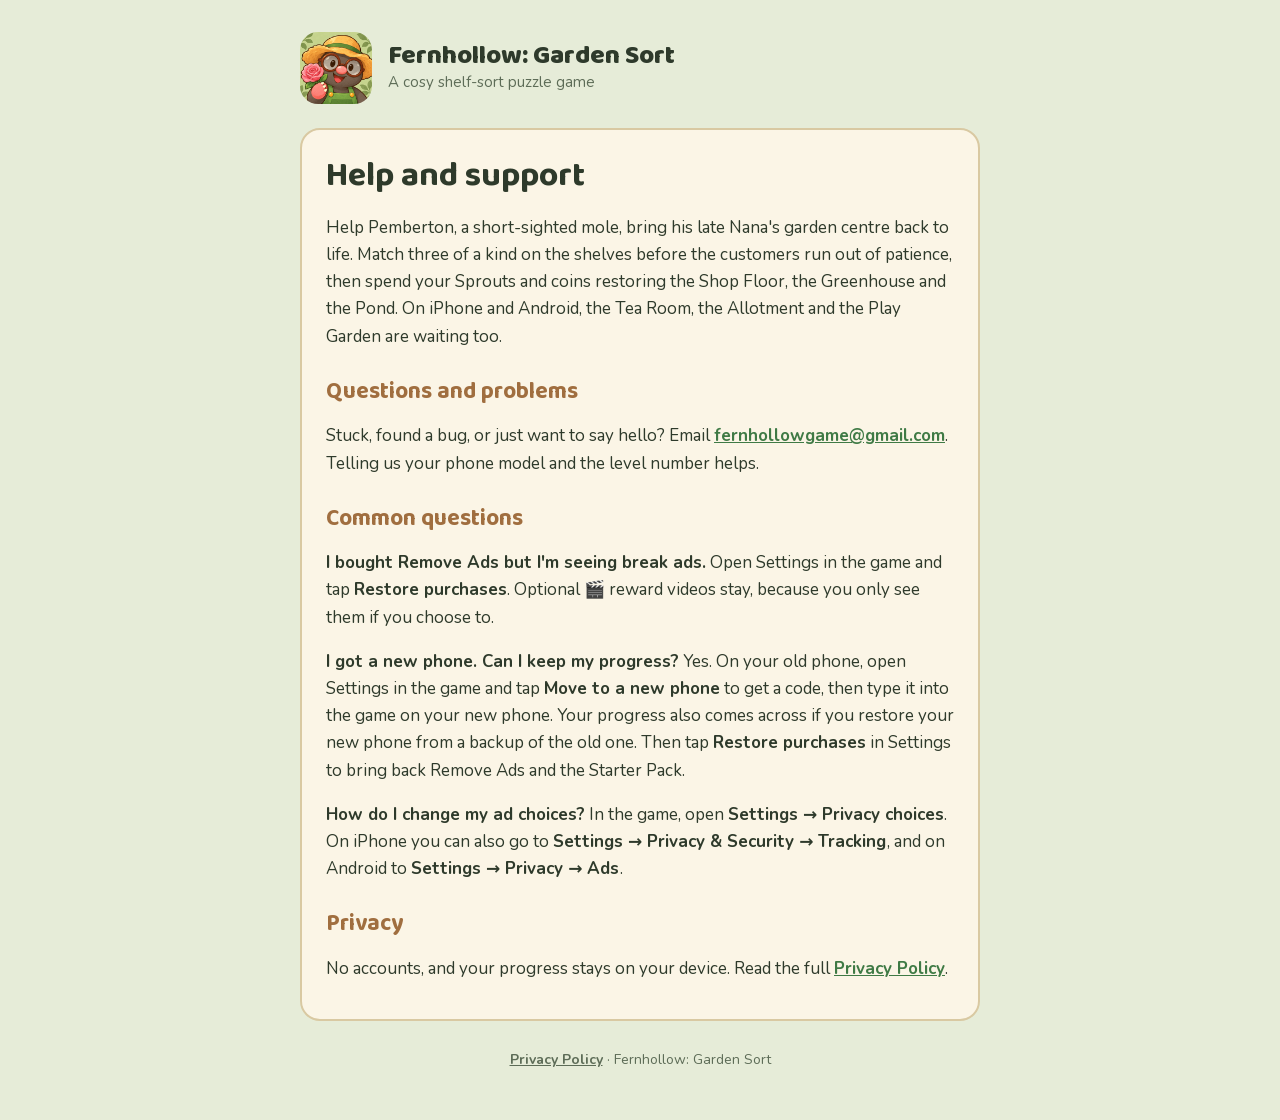
<file: index.html>
<!doctype html>
<html lang="en-GB">
<head>
  <meta charset="utf-8">
  <meta name="viewport" content="width=device-width, initial-scale=1, viewport-fit=cover">
  <title>Fernhollow: Garden Sort · Help</title>
  <meta name="description" content="Help and support for Fernhollow: Garden Sort, a cosy shelf-sort puzzle game.">
  <link rel="icon" href="icon.png">
  <link rel="stylesheet" href="style.css">
</head>
<body>
<main>
  <header>
    <img src="icon.png" alt="">
    <div><div class="name">Fernhollow: Garden Sort</div><div class="tag">A cosy shelf-sort puzzle game</div></div>
  </header>

  <div class="card">
    <h1>Help and support</h1>
    <p>Help Pemberton, a short-sighted mole, bring his late Nana's garden centre back to life. Match three of a kind on the shelves before the customers run out of patience, then spend your Sprouts and coins restoring the Shop Floor, the Greenhouse and the Pond. On iPhone and Android, the Tea Room, the Allotment and the Play Garden are waiting too.</p>

    <h2>Questions and problems</h2>
    <p>Stuck, found a bug, or just want to say hello? Email <a href="mailto:fernhollowgame@gmail.com">fernhollowgame@gmail.com</a>. Telling us your phone model and the level number helps.</p>

    <h2>Common questions</h2>
    <p><strong>I bought Remove Ads but I'm seeing break ads.</strong> Open Settings in the game and tap <strong>Restore purchases</strong>. Optional 🎬 reward videos stay, because you only see them if you choose to.</p>
    <p><strong>I got a new phone. Can I keep my progress?</strong> Yes. On your old phone, open Settings in the game and tap <strong>Move to a new phone</strong> to get a code, then type it into the game on your new phone. Your progress also comes across if you restore your new phone from a backup of the old one. Then tap <strong>Restore purchases</strong> in Settings to bring back Remove Ads and the Starter Pack.</p>
    <p><strong>How do I change my ad choices?</strong> In the game, open <strong>Settings → Privacy choices</strong>. On iPhone you can also go to <strong>Settings → Privacy &amp; Security → Tracking</strong>, and on Android to <strong>Settings → Privacy → Ads</strong>.</p>

    <h2>Privacy</h2>
    <p>No accounts, and your progress stays on your device. Read the full <a href="privacy.html">Privacy Policy</a>.</p>
  </div>

  <footer><a href="privacy.html">Privacy Policy</a> · Fernhollow: Garden Sort</footer>
</main>
</body>
</html>
</file>
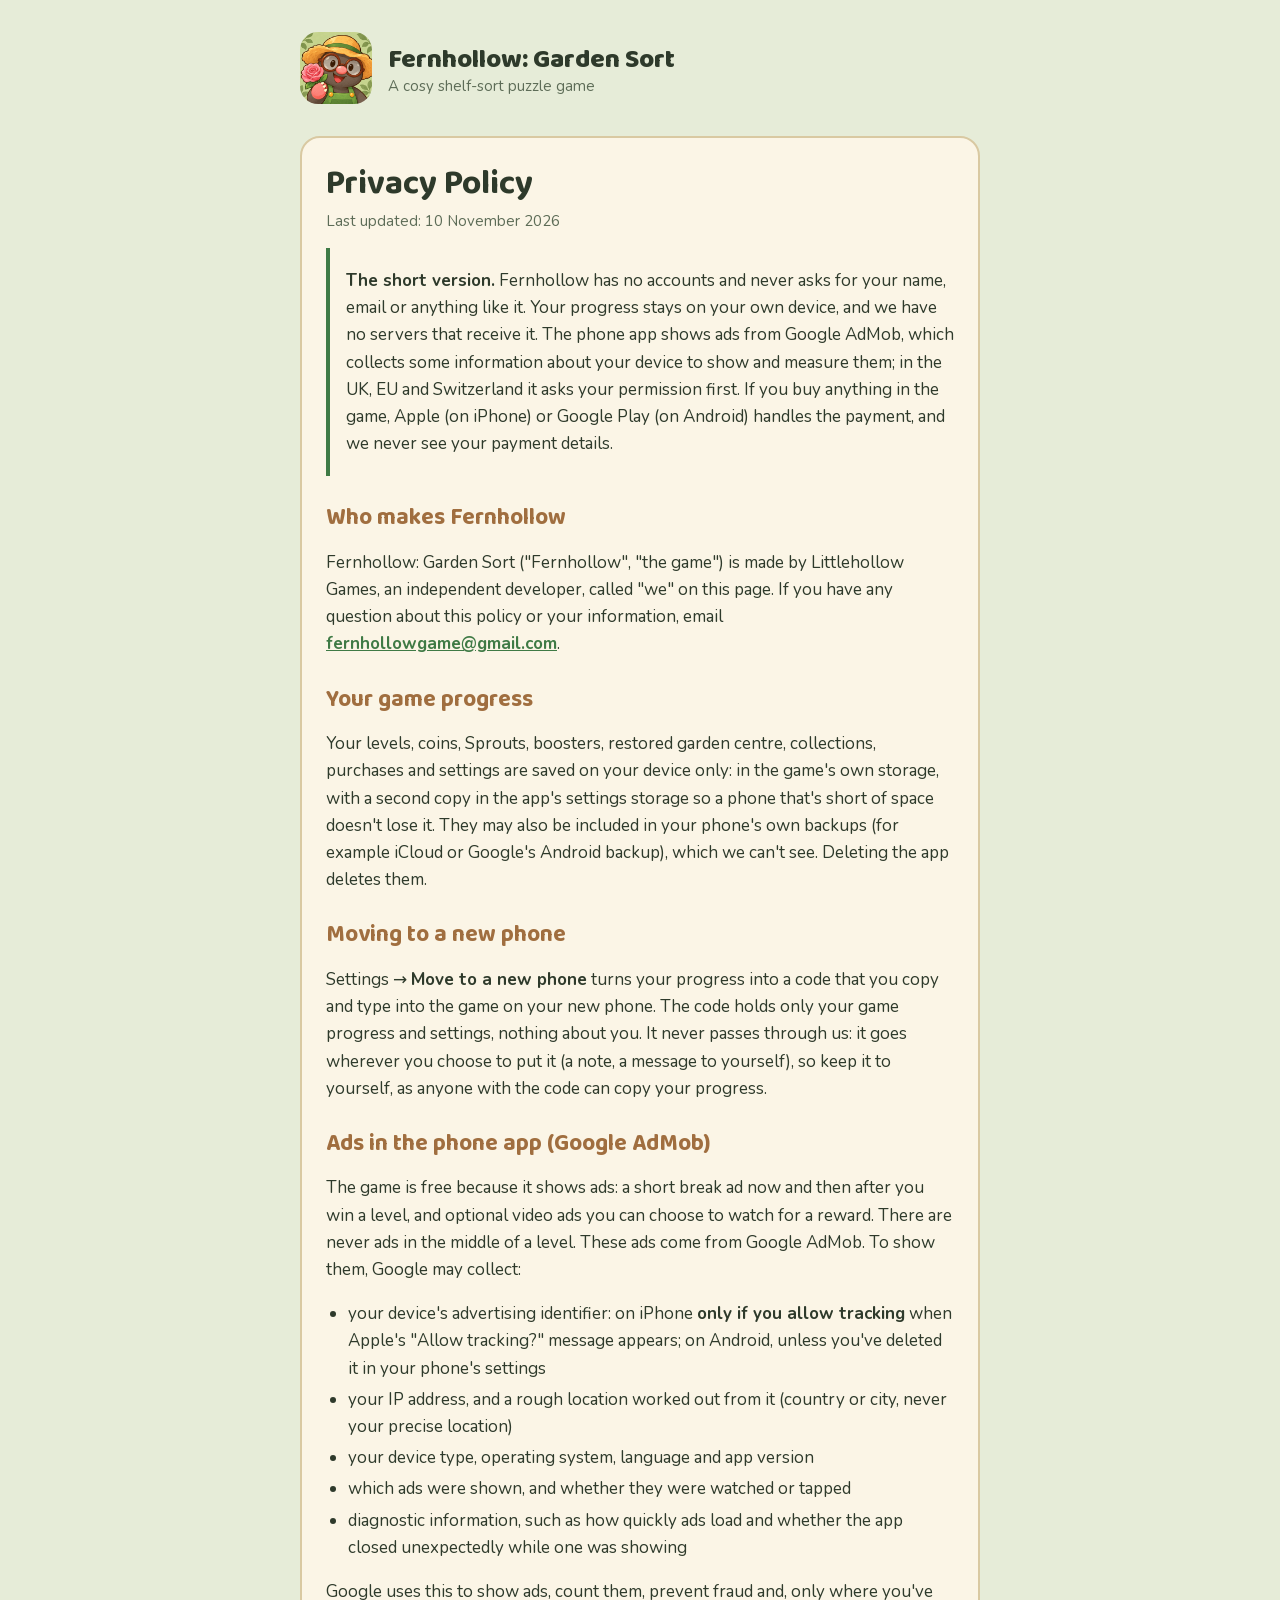
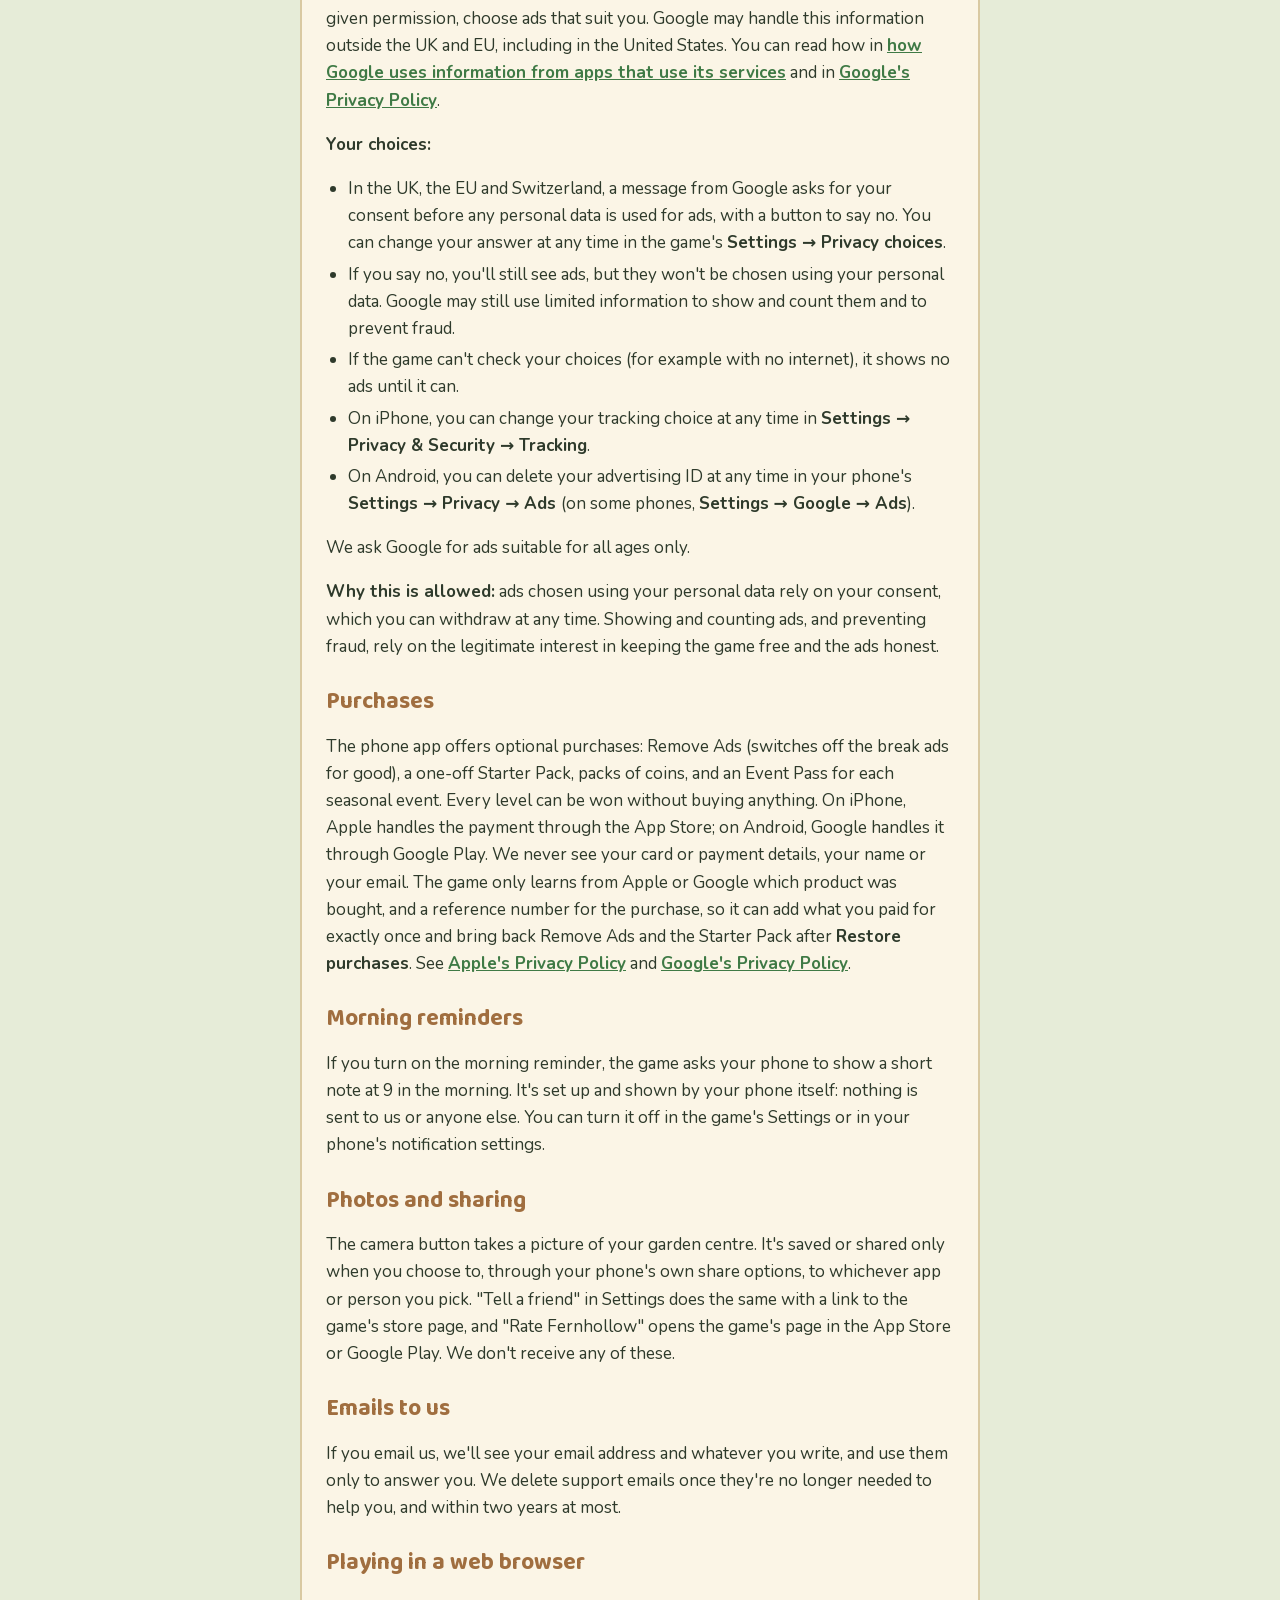
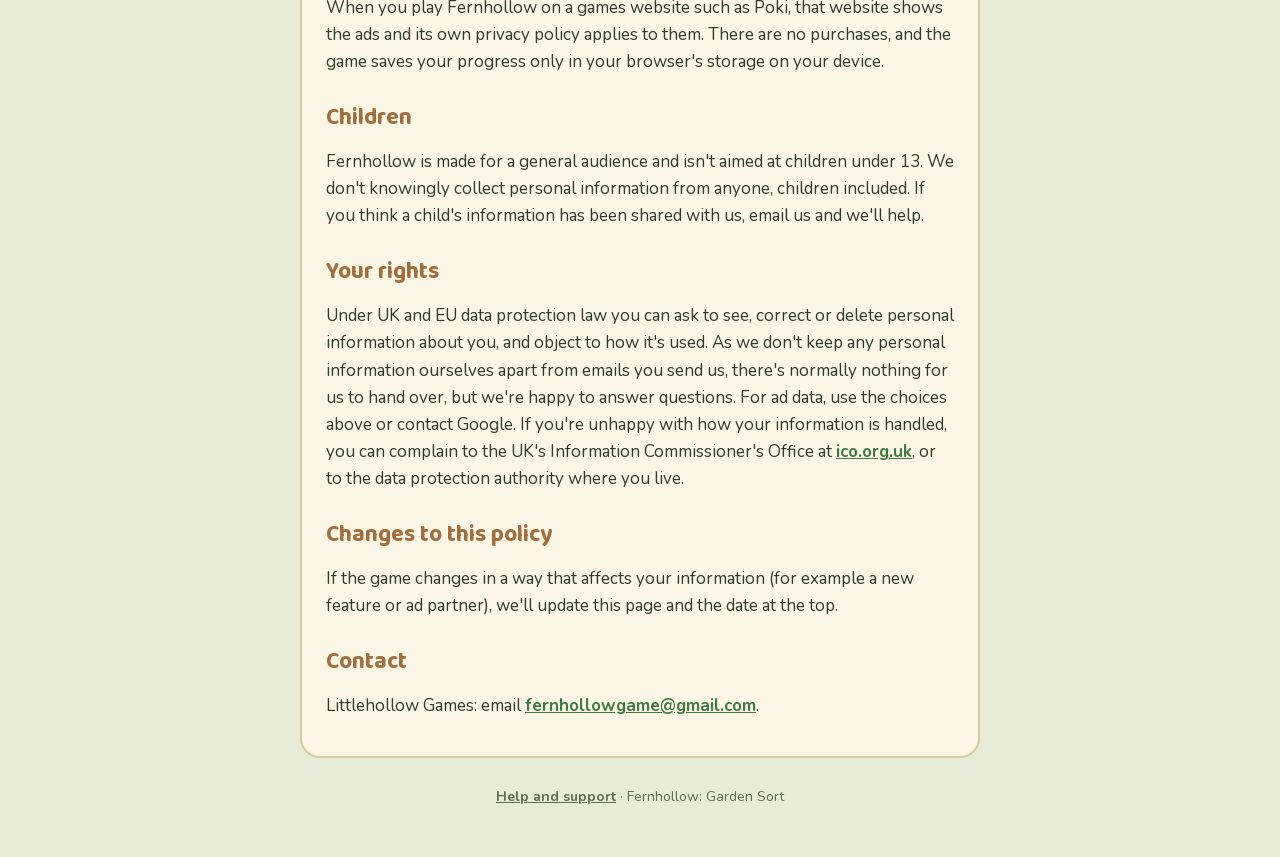
<file: privacy.html>
<!doctype html>
<html lang="en-GB">
<head>
  <meta charset="utf-8">
  <meta name="viewport" content="width=device-width, initial-scale=1, viewport-fit=cover">
  <title>Privacy Policy · Fernhollow: Garden Sort</title>
  <meta name="description" content="How Fernhollow: Garden Sort handles your information.">
  <link rel="icon" href="icon.png">
  <link rel="stylesheet" href="style.css">
</head>
<body>
<main>
  <header>
    <a href="./"><img src="icon.png" alt=""></a>
    <div><a href="./"><div class="name">Fernhollow: Garden Sort</div></a><div class="tag">A cosy shelf-sort puzzle game</div></div>
  </header>

  <div class="card">
    <h1>Privacy Policy</h1>
    <p class="updated">Last updated: 10 November 2026</p>

    <div class="short">
      <p><strong>The short version.</strong> Fernhollow has no accounts and never asks for your name, email or anything like it. Your progress stays on your own device, and we have no servers that receive it. The phone app shows ads from Google AdMob, which collects some information about your device to show and measure them; in the UK, EU and Switzerland it asks your permission first. If you buy anything in the game, Apple (on iPhone) or Google Play (on Android) handles the payment, and we never see your payment details.</p>
    </div>

    <h2>Who makes Fernhollow</h2>
    <p>Fernhollow: Garden Sort ("Fernhollow", "the game") is made by Littlehollow Games, an independent developer, called "we" on this page. If you have any question about this policy or your information, email <a href="mailto:fernhollowgame@gmail.com">fernhollowgame@gmail.com</a>.</p>

    <h2>Your game progress</h2>
    <p>Your levels, coins, Sprouts, boosters, restored garden centre, collections, purchases and settings are saved on your device only: in the game's own storage, with a second copy in the app's settings storage so a phone that's short of space doesn't lose it. They may also be included in your phone's own backups (for example iCloud or Google's Android backup), which we can't see. Deleting the app deletes them.</p>

    <h2>Moving to a new phone</h2>
    <p>Settings → <strong>Move to a new phone</strong> turns your progress into a code that you copy and type into the game on your new phone. The code holds only your game progress and settings, nothing about you. It never passes through us: it goes wherever you choose to put it (a note, a message to yourself), so keep it to yourself, as anyone with the code can copy your progress.</p>

    <h2>Ads in the phone app (Google AdMob)</h2>
    <p>The game is free because it shows ads: a short break ad now and then after you win a level, and optional video ads you can choose to watch for a reward. There are never ads in the middle of a level. These ads come from Google AdMob. To show them, Google may collect:</p>
    <ul>
      <li>your device's advertising identifier: on iPhone <strong>only if you allow tracking</strong> when Apple's "Allow tracking?" message appears; on Android, unless you've deleted it in your phone's settings</li>
      <li>your IP address, and a rough location worked out from it (country or city, never your precise location)</li>
      <li>your device type, operating system, language and app version</li>
      <li>which ads were shown, and whether they were watched or tapped</li>
      <li>diagnostic information, such as how quickly ads load and whether the app closed unexpectedly while one was showing</li>
    </ul>
    <p>Google uses this to show ads, count them, prevent fraud and, only where you've given permission, choose ads that suit you. Google may handle this information outside the UK and EU, including in the United States. You can read how in <a href="https://policies.google.com/technologies/partner-sites" rel="noopener">how Google uses information from apps that use its services</a> and in <a href="https://policies.google.com/privacy" rel="noopener">Google's Privacy Policy</a>.</p>
    <p><strong>Your choices:</strong></p>
    <ul>
      <li>In the UK, the EU and Switzerland, a message from Google asks for your consent before any personal data is used for ads, with a button to say no. You can change your answer at any time in the game's <strong>Settings → Privacy choices</strong>.</li>
      <li>If you say no, you'll still see ads, but they won't be chosen using your personal data. Google may still use limited information to show and count them and to prevent fraud.</li>
      <li>If the game can't check your choices (for example with no internet), it shows no ads until it can.</li>
      <li>On iPhone, you can change your tracking choice at any time in <strong>Settings → Privacy &amp; Security → Tracking</strong>.</li>
      <li>On Android, you can delete your advertising ID at any time in your phone's <strong>Settings → Privacy → Ads</strong> (on some phones, <strong>Settings → Google → Ads</strong>).</li>
    </ul>
    <p>We ask Google for ads suitable for all ages only.</p>
    <p><strong>Why this is allowed:</strong> ads chosen using your personal data rely on your consent, which you can withdraw at any time. Showing and counting ads, and preventing fraud, rely on the legitimate interest in keeping the game free and the ads honest.</p>

    <h2>Purchases</h2>
    <p>The phone app offers optional purchases: Remove Ads (switches off the break ads for good), a one-off Starter Pack, packs of coins, and an Event Pass for each seasonal event. Every level can be won without buying anything. On iPhone, Apple handles the payment through the App Store; on Android, Google handles it through Google Play. We never see your card or payment details, your name or your email. The game only learns from Apple or Google which product was bought, and a reference number for the purchase, so it can add what you paid for exactly once and bring back Remove Ads and the Starter Pack after <strong>Restore purchases</strong>. See <a href="https://www.apple.com/legal/privacy/" rel="noopener">Apple's Privacy Policy</a> and <a href="https://policies.google.com/privacy" rel="noopener">Google's Privacy Policy</a>.</p>

    <h2>Morning reminders</h2>
    <p>If you turn on the morning reminder, the game asks your phone to show a short note at 9 in the morning. It's set up and shown by your phone itself: nothing is sent to us or anyone else. You can turn it off in the game's Settings or in your phone's notification settings.</p>

    <h2>Photos and sharing</h2>
    <p>The camera button takes a picture of your garden centre. It's saved or shared only when you choose to, through your phone's own share options, to whichever app or person you pick. "Tell a friend" in Settings does the same with a link to the game's store page, and "Rate Fernhollow" opens the game's page in the App Store or Google Play. We don't receive any of these.</p>

    <h2>Emails to us</h2>
    <p>If you email us, we'll see your email address and whatever you write, and use them only to answer you. We delete support emails once they're no longer needed to help you, and within two years at most.</p>

    <h2>Playing in a web browser</h2>
    <p>When you play Fernhollow on a games website such as Poki, that website shows the ads and its own privacy policy applies to them. There are no purchases, and the game saves your progress only in your browser's storage on your device.</p>

    <h2>Children</h2>
    <p>Fernhollow is made for a general audience and isn't aimed at children under 13. We don't knowingly collect personal information from anyone, children included. If you think a child's information has been shared with us, email us and we'll help.</p>

    <h2>Your rights</h2>
    <p>Under UK and EU data protection law you can ask to see, correct or delete personal information about you, and object to how it's used. As we don't keep any personal information ourselves apart from emails you send us, there's normally nothing for us to hand over, but we're happy to answer questions. For ad data, use the choices above or contact Google. If you're unhappy with how your information is handled, you can complain to the UK's Information Commissioner's Office at <a href="https://ico.org.uk" rel="noopener">ico.org.uk</a>, or to the data protection authority where you live.</p>

    <h2>Changes to this policy</h2>
    <p>If the game changes in a way that affects your information (for example a new feature or ad partner), we'll update this page and the date at the top.</p>

    <h2>Contact</h2>
    <p>Littlehollow Games: email <a href="mailto:fernhollowgame@gmail.com">fernhollowgame@gmail.com</a>.</p>
  </div>

  <footer><a href="./">Help and support</a> · Fernhollow: Garden Sort</footer>
</main>
</body>
</html>
</file>
<file: style.css>
/* Fernhollow's web pages: the game's own palette and lettering (src/theme.ts) */
@font-face { font-family: 'Baloo 2'; font-weight: 400 800; font-display: swap; src: url(fonts/baloo2.woff2) format('woff2'); }
@font-face { font-family: 'Nunito'; font-weight: 200 1000; font-display: swap; src: url(fonts/nunito.woff2) format('woff2'); }

:root {
  --paper: #e6ecd8;
  --card: #fbf5e6;
  --ink: #2e3a2b;
  --muted: #5d6c57;
  --leaf: #3f7a45;
  --wood: #a06e3f;
  --line: #d9c9a2;
  color-scheme: light;
}
@media (prefers-color-scheme: dark) {
  :root {
    --paper: #1d261b;
    --card: #28331f;
    --ink: #eef0e2;
    --muted: #b7c2aa;
    --leaf: #8fcf86;
    --wood: #ddb07e;
    --line: #4a5640;
    color-scheme: dark;
  }
}

* { box-sizing: border-box; }
body {
  margin: 0;
  background: var(--paper);
  color: var(--ink);
  font: 17px/1.6 Nunito, system-ui, sans-serif;
  padding: 32px max(16px, env(safe-area-inset-right, 0px)) 48px max(16px, env(safe-area-inset-left, 0px));
}
main { max-width: 680px; margin: 0 auto; }
header { display: flex; align-items: center; gap: 16px; margin-bottom: 24px; }
header img { width: 72px; height: 72px; border-radius: 18px; flex: none; }
header a { color: inherit; text-decoration: none; }
.name { font: 800 26px/1.1 'Baloo 2', 'Arial Rounded MT Bold', sans-serif; }
.tag { color: var(--muted); font-size: 15px; }
.card { background: var(--card); border: 2px solid var(--line); border-radius: 20px; padding: 8px 24px 20px; }
h1, h2 { font-family: 'Baloo 2', 'Arial Rounded MT Bold', sans-serif; line-height: 1.2; text-wrap: balance; }
h1 { font-size: 34px; margin: 18px 0 4px; }
h2 { font-size: 23px; margin: 28px 0 6px; color: var(--wood); }
.updated { color: var(--muted); font-size: 15px; margin-top: 0; }
a { color: var(--leaf); font-weight: 700; }
ul { padding-left: 22px; }
li { margin: 4px 0; }
.short { border-left: 4px solid var(--leaf); padding: 2px 0 2px 16px; }
footer { color: var(--muted); font-size: 14px; text-align: center; margin-top: 28px; }
footer a { color: var(--muted); }
</file>
